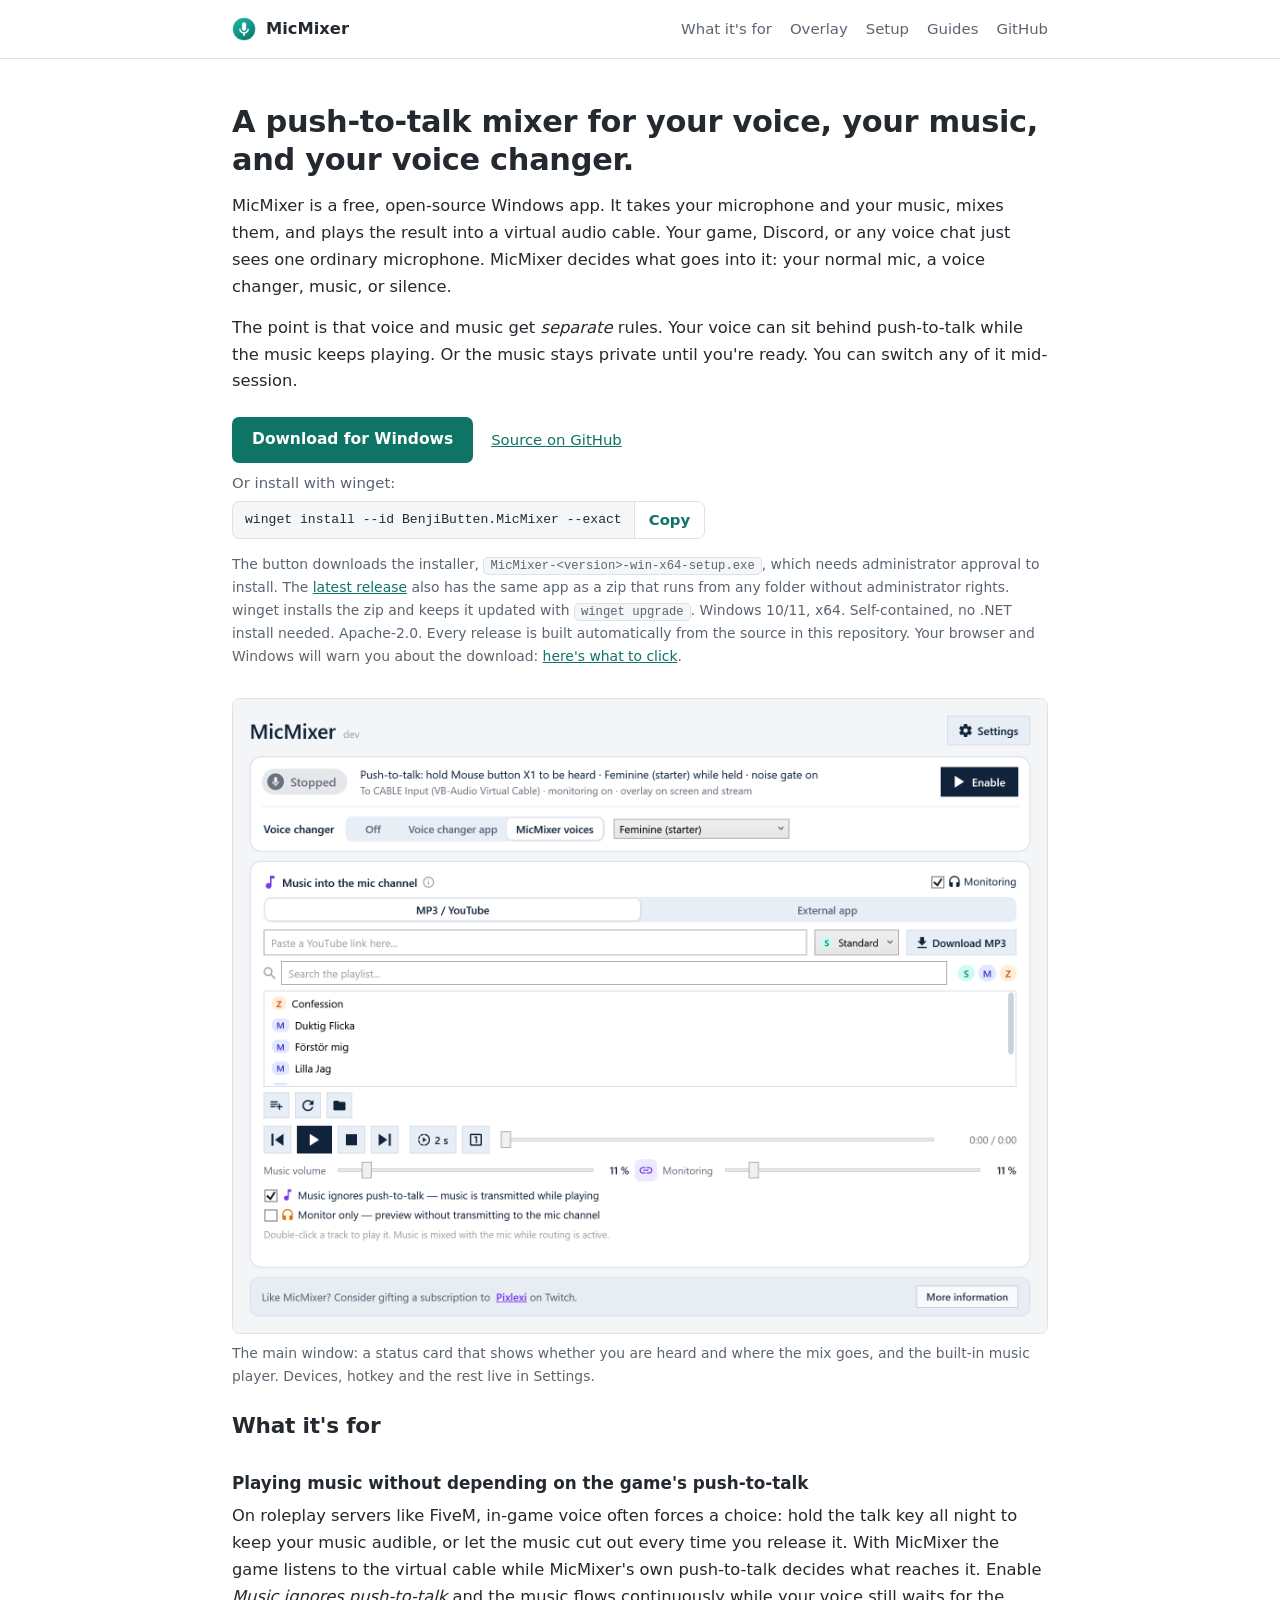
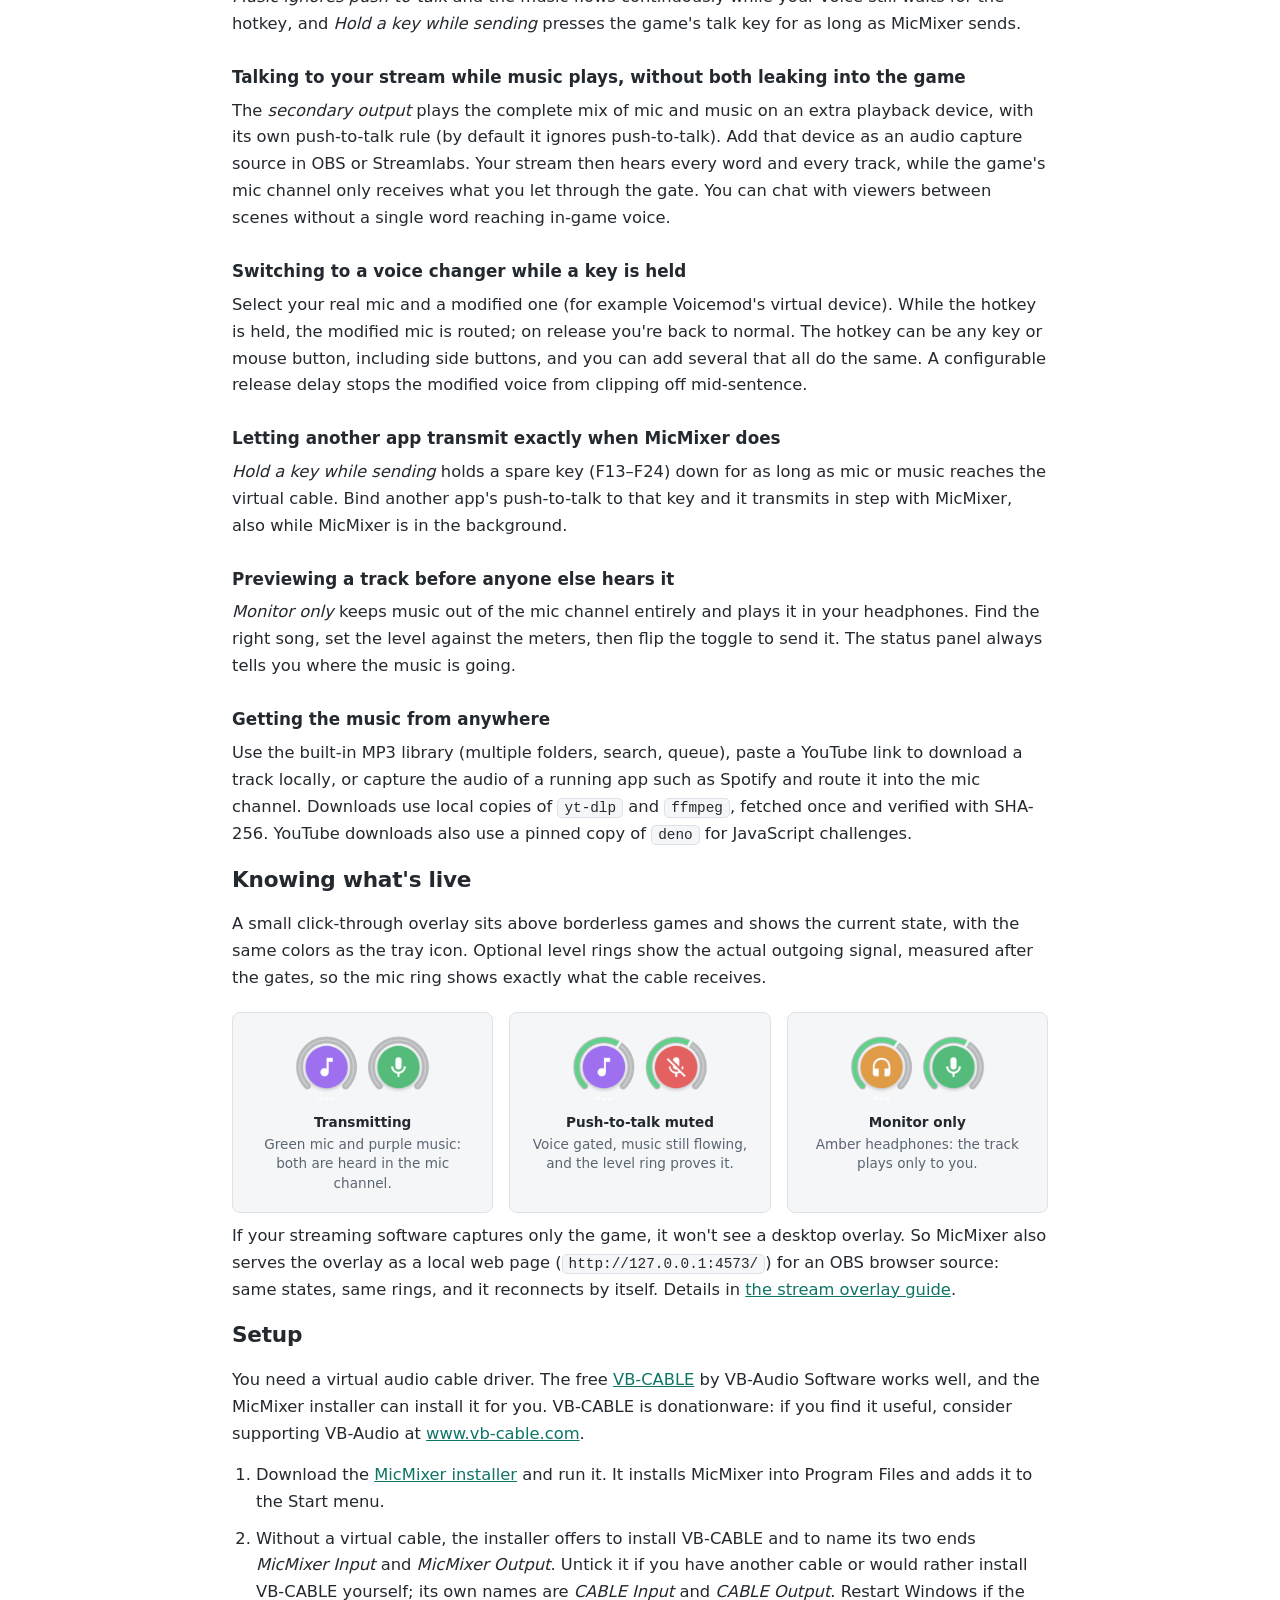
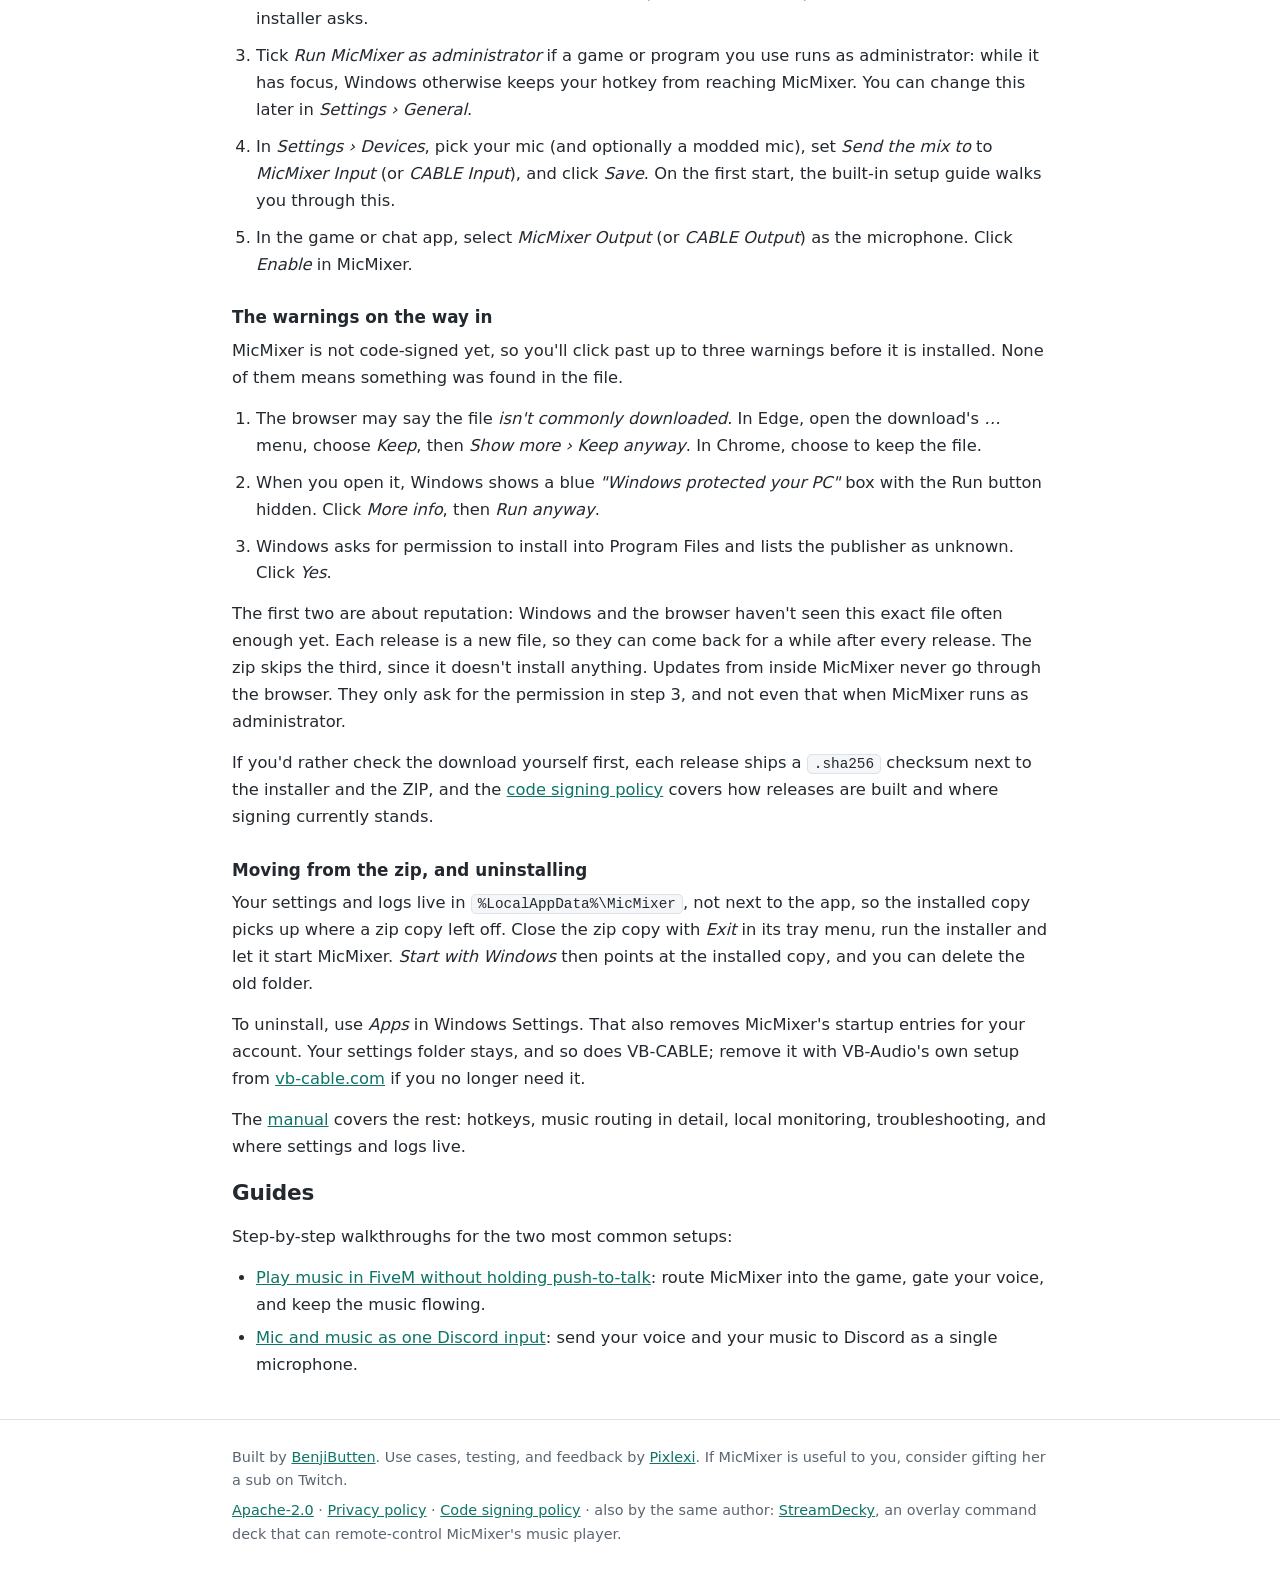
<file: docs/index.html>
<!DOCTYPE html>
<html lang="en">
<head>
<meta charset="utf-8">
<meta name="viewport" content="width=device-width, initial-scale=1">
<title>MicMixer: a push-to-talk mixer for voice, music, and voice changers</title>
<meta name="description" content="MicMixer is a free, open-source push-to-talk mixer for Windows. It gives your microphone, your music, and your voice changer separate rules, and plays the result into one virtual microphone.">
<meta property="og:title" content="MicMixer: a push-to-talk mixer for voice, music, and voice changers">
<meta property="og:description" content="A push-to-talk mixer for Windows: your mic, your music, and your voice changer get separate rules in one virtual microphone.">
<meta property="og:image" content="https://benjibutten.github.io/MicMixer/assets/micmixer-main.png">
<meta property="og:type" content="website">
<link rel="icon" href="assets/icon.png">
<style>
  :root {
    --text: #23292f;
    --muted: #5b6570;
    --line: #dde2e8;
    --bg-soft: #f4f6f8;
    --accent: #159786;
    --accent-dark: #0e7466;
  }
  * { margin: 0; padding: 0; box-sizing: border-box; }
  body {
    color: var(--text);
    background: #ffffff;
    font-family: system-ui, -apple-system, "Segoe UI", sans-serif;
    font-size: 1.02rem;
    line-height: 1.65;
  }
  .wrap { max-width: 860px; margin: 0 auto; padding: 0 22px; }
  img { max-width: 100%; height: auto; display: block; }
  a { color: var(--accent-dark); }
  h1 { font-size: 1.9rem; line-height: 1.25; letter-spacing: -0.01em; }
  h2 { font-size: 1.35rem; margin: 0 0 14px; letter-spacing: -0.01em; }
  h3 { font-size: 1.05rem; margin: 26px 0 6px; }
  p { margin-bottom: 14px; }
  ul { margin: 0 0 14px 24px; }
  li { margin-bottom: 6px; }
  section { padding: 34px 0 8px; }
  code {
    font-family: ui-monospace, "Cascadia Code", Consolas, monospace;
    font-size: 0.88em;
    background: var(--bg-soft);
    border: 1px solid var(--line);
    border-radius: 5px;
    padding: 1px 6px;
  }

  header.top { border-bottom: 1px solid var(--line); }
  .top-inner { display: flex; align-items: center; gap: 10px; min-height: 58px; flex-wrap: wrap; padding-top: 8px; padding-bottom: 8px; }
  .top-inner img { width: 24px; height: 24px; }
  .top-inner .name { font-weight: 600; }
  .top-links { margin-left: auto; display: flex; gap: 18px; align-items: center; font-size: 0.93rem; flex-wrap: wrap; }
  .top-links a { color: var(--muted); text-decoration: none; }
  .top-links a:hover { color: var(--text); text-decoration: underline; }

  .intro { padding-top: 44px; padding-bottom: 10px; }
  .intro h1 { margin-bottom: 14px; }
  .intro .actions { display: flex; align-items: center; gap: 18px; margin: 22px 0 8px; flex-wrap: wrap; }
  .download {
    display: inline-block;
    background: var(--accent-dark);
    color: #fff;
    text-decoration: none;
    font-weight: 600;
    font-size: 0.97rem;
    padding: 10px 20px;
    border-radius: 7px;
  }
  .download:hover { filter: brightness(0.88); }
  .actions .alt { font-size: 0.93rem; }
  .fineprint { color: var(--muted); font-size: 0.87rem; }
  .winget { display: flex; flex-direction: column; align-items: flex-start; gap: 6px; margin: 6px 0 14px; font-size: 0.93rem; }
  .winget-label { color: var(--muted); }
  .winget-command {
    display: inline-flex;
    min-width: 0;
    max-width: 100%;
    border: 1px solid var(--line);
    border-radius: 7px;
    overflow: hidden;
    background: var(--bg-soft);
  }
  .winget-command code {
    min-width: 0;
    overflow-x: auto;
    white-space: nowrap;
    border: 0;
    border-radius: 0;
    background: none;
    padding: 7px 12px;
  }
  .copy {
    flex: none;
    border: 0;
    border-left: 1px solid var(--line);
    background: #fff;
    color: var(--accent-dark);
    font: inherit;
    font-weight: 600;
    padding: 0 14px;
    cursor: pointer;
  }
  .copy:hover { background: var(--bg-soft); }

  figure.shot { margin: 30px 0 10px; }
  figure.shot img { border: 1px solid var(--line); border-radius: 8px; }
  figure.shot figcaption { color: var(--muted); font-size: 0.87rem; margin-top: 8px; }

  .overlay-row { display: grid; grid-template-columns: repeat(3, 1fr); gap: 16px; margin: 20px 0 10px; }
  @media (max-width: 640px) { .overlay-row { grid-template-columns: 1fr; } }
  .overlay-row figure { background: var(--bg-soft); border: 1px solid var(--line); border-radius: 8px; padding: 18px 14px; text-align: center; }
  .overlay-row img { height: 72px; width: auto; margin: 0 auto 10px; }
  .overlay-row figcaption { font-size: 0.85rem; color: var(--muted); line-height: 1.45; }
  .overlay-row figcaption b { color: var(--text); display: block; margin-bottom: 2px; }

  ol.setup { margin: 0 0 14px 24px; }
  ol.setup li { margin-bottom: 10px; }

  footer { border-top: 1px solid var(--line); margin-top: 40px; padding: 26px 0 40px; color: var(--muted); font-size: 0.9rem; }
  footer p { margin-bottom: 6px; }
</style>
</head>
<body>

<header class="top">
  <div class="wrap top-inner">
    <img src="assets/icon.png" alt="" width="64" height="64">
    <span class="name">MicMixer</span>
    <nav class="top-links">
      <a href="#use">What it's for</a>
      <a href="#overlay">Overlay</a>
      <a href="#setup">Setup</a>
      <a href="#guides">Guides</a>
      <a href="https://github.com/benjibutten/MicMixer">GitHub</a>
    </nav>
  </div>
</header>

<div class="wrap intro">
  <h1>A push-to-talk mixer for your voice, your music, and your voice changer.</h1>
  <p>
    MicMixer is a free, open-source Windows app. It takes your microphone and your music,
    mixes them, and plays the result into a virtual audio cable. Your game, Discord, or any
    voice chat just sees one ordinary microphone. MicMixer decides what goes into it:
    your normal mic, a voice changer, music, or silence.
  </p>
  <p>
    The point is that voice and music get <em>separate</em> rules. Your voice can sit behind
    push-to-talk while the music keeps playing. Or the music stays private until you're ready.
    You can switch any of it mid-session.
  </p>
  <div class="actions">
    <a class="download" data-release-download href="https://github.com/benjibutten/MicMixer/releases/latest">Download for Windows</a>
    <a class="alt" href="https://github.com/benjibutten/MicMixer">Source on GitHub</a>
  </div>
  <div class="winget">
    <span class="winget-label">Or install with winget:</span>
    <span class="winget-command">
      <code id="winget-command">winget install --id BenjiButten.MicMixer --exact</code>
      <button type="button" class="copy" data-copy-target="winget-command" aria-label="Copy the winget command">Copy</button>
    </span>
  </div>
  <p class="fineprint">
    The button downloads the installer, <code>MicMixer-&lt;version&gt;-win-x64-setup.exe</code>,
    which needs administrator approval to install.
    The <a href="https://github.com/benjibutten/MicMixer/releases/latest">latest release</a>
    also has the same app as a zip that runs from any folder without administrator rights.
    winget installs the zip and keeps it updated with <code>winget upgrade</code>.
    Windows 10/11, x64. Self-contained, no .NET install needed. Apache-2.0.
    Every release is built automatically from the source in this repository.
    Your browser and Windows will warn you about the download:
    <a href="#first-run">here's what to click</a>.
  </p>

  <figure class="shot">
    <img src="assets/micmixer-main.png" alt="The MicMixer main window" width="1760" height="1370">
    <figcaption>
      The main window: a status card that shows whether you are heard and where the mix
      goes, and the built-in music player. Devices, hotkey and the rest live in Settings.
    </figcaption>
  </figure>
</div>

<section class="wrap" id="use">
  <h2>What it's for</h2>

  <h3>Playing music without depending on the game's push-to-talk</h3>
  <p>
    On roleplay servers like FiveM, in-game voice often forces a choice: hold the talk key all
    night to keep your music audible, or let the music cut out every time you release it.
    With MicMixer the game listens to the virtual cable while MicMixer's own push-to-talk
    decides what reaches it. Enable <em>Music ignores push-to-talk</em> and the music flows
    continuously while your voice still waits for the hotkey, and <em>Hold a key while
    sending</em> presses the game's talk key for as long as MicMixer sends.
  </p>

  <h3>Talking to your stream while music plays, without both leaking into the game</h3>
  <p>
    The <em>secondary output</em> plays the complete mix of mic and music on an extra
    playback device, with its own push-to-talk rule (by default it ignores push-to-talk).
    Add that device as an audio capture source in OBS or Streamlabs. Your stream then hears
    every word and every track, while the game's mic channel only receives what you let
    through the gate. You can chat with viewers between scenes without a single word
    reaching in-game voice.
  </p>

  <h3>Switching to a voice changer while a key is held</h3>
  <p>
    Select your real mic and a modified one (for example Voicemod's virtual device). While
    the hotkey is held, the modified mic is routed; on release you're back to normal. The
    hotkey can be any key or mouse button, including side buttons, and you can add several
    that all do the same. A configurable release delay stops the
    modified voice from clipping off mid-sentence.
  </p>

  <h3>Letting another app transmit exactly when MicMixer does</h3>
  <p>
    <em>Hold a key while sending</em> holds a spare key (F13–F24) down for as long as mic or
    music reaches the virtual cable. Bind another app's push-to-talk to that key and it
    transmits in step with MicMixer, also while MicMixer is in the background.
  </p>

  <h3>Previewing a track before anyone else hears it</h3>
  <p>
    <em>Monitor only</em> keeps music out of the mic channel entirely and plays it in your
    headphones. Find the right song, set the level against the meters, then flip the toggle
    to send it. The status panel always tells you where the music is going.
  </p>

  <h3>Getting the music from anywhere</h3>
  <p>
    Use the built-in MP3 library (multiple folders, search, queue), paste a YouTube link to
    download a track locally, or capture the audio of a running app such as Spotify and
    route it into the mic channel. Downloads use local copies of <code>yt-dlp</code> and
    <code>ffmpeg</code>, fetched once and verified with SHA-256. YouTube downloads also use
    a pinned copy of <code>deno</code> for JavaScript challenges.
  </p>
</section>

<section class="wrap" id="overlay">
  <h2>Knowing what's live</h2>
  <p>
    A small click-through overlay sits above borderless games and shows the current state,
    with the same colors as the tray icon. Optional level rings show the actual outgoing signal,
    measured after the gates, so the mic ring shows exactly what the cable receives.
  </p>
  <div class="overlay-row">
    <figure>
      <img src="assets/overlay-live.png" alt="Purple music circle and green mic circle">
      <figcaption><b>Transmitting</b> Green mic and purple music: both are heard in the mic channel.</figcaption>
    </figure>
    <figure>
      <img src="assets/overlay-muted.png" alt="Purple music circle and red crossed-out mic circle">
      <figcaption><b>Push-to-talk muted</b> Voice gated, music still flowing, and the level ring proves it.</figcaption>
    </figure>
    <figure>
      <img src="assets/overlay-monitor.png" alt="Amber headphones circle and green mic circle">
      <figcaption><b>Monitor only</b> Amber headphones: the track plays only to you.</figcaption>
    </figure>
  </div>
  <p>
    If your streaming software captures only the game, it won't see a desktop overlay.
    So MicMixer also serves the overlay as a local web page
    (<code>http://127.0.0.1:4573/</code>) for an OBS browser source: same states, same
    rings, and it reconnects by itself. Details in
    <a href="guide.html?doc=stream-overlay.md">the stream overlay guide</a>.
  </p>
</section>

<section class="wrap" id="setup">
  <h2>Setup</h2>
  <p>
    You need a virtual audio cable driver. The free <a href="https://vb-audio.com/Cable/">VB-CABLE</a>
    by VB-Audio Software works well, and the MicMixer installer can install it for you.
    VB-CABLE is donationware: if you find it useful, consider supporting VB-Audio at
    <a href="https://vb-audio.com/Cable/">www.vb-cable.com</a>.
  </p>
  <ol class="setup">
    <li>Download the <a data-release-download href="https://github.com/benjibutten/MicMixer/releases/latest">MicMixer installer</a> and run it. It installs MicMixer into Program Files and adds it to the Start menu.</li>
    <li>Without a virtual cable, the installer offers to install VB-CABLE and to name its two ends <em>MicMixer Input</em> and <em>MicMixer Output</em>. Untick it if you have another cable or would rather install VB-CABLE yourself; its own names are <em>CABLE Input</em> and <em>CABLE Output</em>. Restart Windows if the installer asks.</li>
    <li>Tick <em>Run MicMixer as administrator</em> if a game or program you use runs as administrator: while it has focus, Windows otherwise keeps your hotkey from reaching MicMixer. You can change this later in <em>Settings › General</em>.</li>
    <li>In <em>Settings › Devices</em>, pick your mic (and optionally a modded mic), set <em>Send the mix to</em> to <em>MicMixer Input</em> (or <em>CABLE Input</em>), and click <em>Save</em>. On the first start, the built-in setup guide walks you through this.</li>
    <li>In the game or chat app, select <em>MicMixer Output</em> (or <em>CABLE Output</em>) as the microphone. Click <em>Enable</em> in MicMixer.</li>
  </ol>
  <h3 id="first-run">The warnings on the way in</h3>
  <p>
    MicMixer is not code-signed yet, so you'll click past up to three warnings before it
    is installed. None of them means something was found in the file.
  </p>
  <ol class="setup">
    <li>The browser may say the file <em>isn't commonly downloaded</em>. In Edge, open the
      download's <em>…</em> menu, choose <em>Keep</em>, then <em>Show more › Keep anyway</em>.
      In Chrome, choose to keep the file.</li>
    <li>When you open it, Windows shows a blue <em>"Windows protected your PC"</em> box with
      the Run button hidden. Click <em>More info</em>, then <em>Run anyway</em>.</li>
    <li>Windows asks for permission to install into Program Files and lists the publisher
      as unknown. Click <em>Yes</em>.</li>
  </ol>
  <p>
    The first two are about reputation: Windows and the browser haven't seen this exact
    file often enough yet. Each release is a new file, so they can come back for a while
    after every release. The zip skips the third, since it doesn't install anything.
    Updates from inside MicMixer never go through the browser. They only ask for the
    permission in step 3, and not even that when MicMixer runs as administrator.
  </p>
  <p>
    If you'd rather check the download yourself first, each release ships a
    <code>.sha256</code> checksum next to the installer and the ZIP, and the
    <a href="code-signing-policy.html">code signing policy</a> covers how releases are built
    and where signing currently stands.
  </p>

  <h3 id="installed">Moving from the zip, and uninstalling</h3>
  <p>
    Your settings and logs live in <code>%LocalAppData%\MicMixer</code>, not next to the app,
    so the installed copy picks up where a zip copy left off. Close the zip copy with
    <em>Exit</em> in its tray menu, run the installer and let it start MicMixer. <em>Start with Windows</em>
    then points at the installed copy, and you can delete the old folder.
  </p>
  <p>
    To uninstall, use <em>Apps</em> in Windows Settings. That also removes MicMixer's
    startup entries for your account. Your settings folder stays, and so does VB-CABLE;
    remove it with VB-Audio's own setup from <a href="https://vb-audio.com/Cable/">vb-cable.com</a>
    if you no longer need it.
  </p>

  <p>
    The <a href="guide.html?doc=manual.md">manual</a> covers the rest:
    hotkeys, music routing in detail, local monitoring, troubleshooting, and where settings
    and logs live.
  </p>
</section>

<section class="wrap" id="guides">
  <h2>Guides</h2>
  <p>Step-by-step walkthroughs for the two most common setups:</p>
  <ul>
    <li><a href="guide.html?doc=guides/fivem-music-through-mic.md">Play music in FiveM without holding push-to-talk</a>: route MicMixer into the game, gate your voice, and keep the music flowing.</li>
    <li><a href="guide.html?doc=guides/discord-single-input.md">Mic and music as one Discord input</a>: send your voice and your music to Discord as a single microphone.</li>
  </ul>
</section>

<footer>
  <div class="wrap">
    <p>
      Built by <a href="https://github.com/benjibutten">BenjiButten</a>. Use cases, testing,
      and feedback by <a href="https://www.twitch.tv/pixlexi">Pixlexi</a>. If MicMixer is
      useful to you, consider gifting her a sub on Twitch.
    </p>
    <p>
      <a href="https://github.com/benjibutten/MicMixer/blob/main/LICENSE">Apache-2.0</a> ·
      <a href="privacy.html">Privacy policy</a> ·
      <a href="code-signing-policy.html">Code signing policy</a> ·
      also by the same author: <a href="https://benjibutten.github.io/StreamDecky/">StreamDecky</a>,
      an overlay command deck that can remote-control MicMixer's music player.
    </p>
  </div>
</footer>

<script>
  (() => {
    const links = document.querySelectorAll('[data-release-download]');
    const fallbackUrl = 'https://github.com/benjibutten/MicMixer/releases/latest';
    const downloadUrl = fetch('https://api.github.com/repos/benjibutten/MicMixer/releases/latest', {
      headers: { Accept: 'application/vnd.github+json' }
    })
      .then(response => response.ok ? response.json() : Promise.reject())
      .then(release => {
        const assets = release.assets || [];
        // Releases from before the installer only have the zip.
        const download = assets.find(asset =>
          /^MicMixer-\d+\.\d+\.\d+-win-x64-setup\.exe$/i.test(asset.name))
          || assets.find(asset => /^MicMixer-\d+\.\d+\.\d+-win-x64\.zip$/i.test(asset.name));
        return download?.browser_download_url;
      })
      .catch(() => null);

    downloadUrl.then(url => {
      if (!url) return;
      links.forEach(link => {
        link.href = url;
        link.dataset.downloadReady = 'true';
      });
    });

    links.forEach(link => link.addEventListener('click', async event => {
      if (link.dataset.downloadReady === 'true') return;
      event.preventDefault();
      window.location.assign(await downloadUrl || fallbackUrl);
    }));
  })();

  document.querySelectorAll('[data-copy-target]').forEach(button => {
    button.addEventListener('click', async () => {
      const command = document.getElementById(button.dataset.copyTarget);
      try {
        await navigator.clipboard.writeText(command.textContent);
        button.textContent = 'Copied';
      } catch {
        // Without clipboard access, select the command so Ctrl+C copies it.
        window.getSelection().selectAllChildren(command);
        button.textContent = 'Press Ctrl+C';
      }
      setTimeout(() => { button.textContent = 'Copy'; }, 2000);
    });
  });
</script>

</body>
</html>
</file>
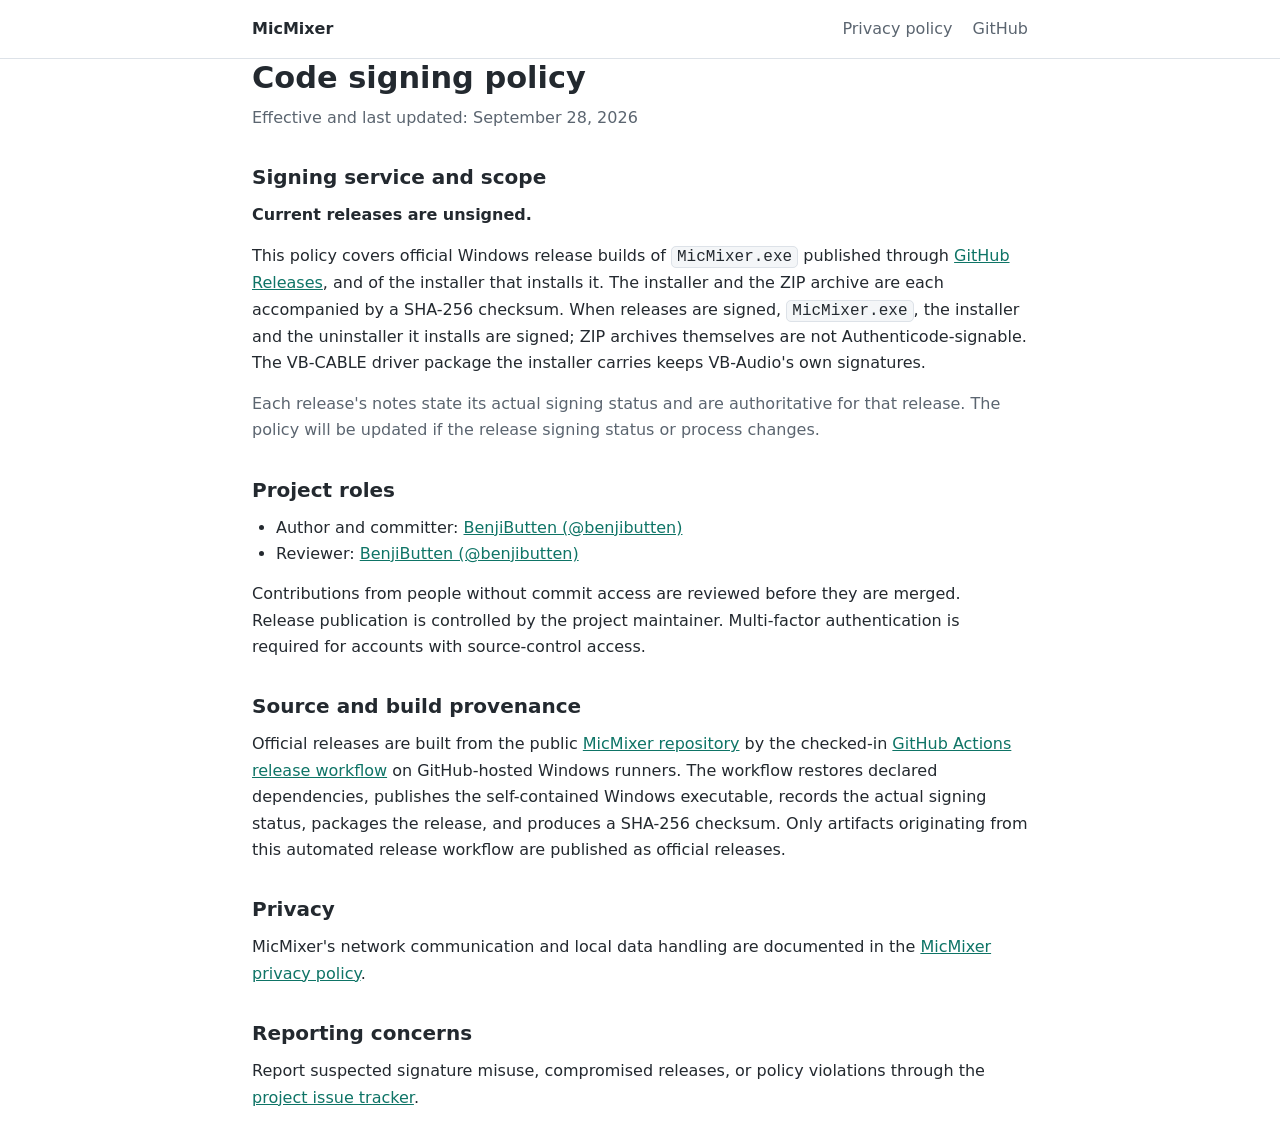
<file: docs/code-signing-policy.html>
<!DOCTYPE html>
<html lang="en">
<head>
<meta charset="utf-8">
<meta name="viewport" content="width=device-width, initial-scale=1">
<title>Code signing policy - MicMixer</title>
<meta name="description" content="Code signing policy for MicMixer Windows release builds.">
<style>
  :root { --text:#23292f; --muted:#5b6570; --line:#dde2e8; --soft:#f4f6f8; --accent:#0e7466; }
  * { box-sizing:border-box; }
  body { margin:0; color:var(--text); background:#fff; font-family:system-ui,-apple-system,"Segoe UI",sans-serif; font-size:1rem; line-height:1.65; }
  .wrap { max-width:820px; margin:0 auto; padding:0 22px; }
  header { border-bottom:1px solid var(--line); }
  header .wrap { min-height:58px; display:flex; align-items:center; gap:20px; }
  header a { color:var(--muted); text-decoration:none; }
  header a:first-child { color:var(--text); font-weight:650; margin-right:auto; }
  main { padding:38px 22px 56px; }
  h1 { font-size:1.9rem; line-height:1.25; margin:0 0 8px; }
  h2 { font-size:1.25rem; margin:30px 0 8px; }
  p, ul { margin:0 0 14px; }
  ul { padding-left:24px; }
  code { background:var(--soft); border:1px solid var(--line); border-radius:5px; padding:1px 5px; }
  a { color:var(--accent); }
  .updated, .status { color:var(--muted); }
</style>
</head>
<body>
<header>
  <nav class="wrap" aria-label="Policy navigation">
    <a href="./">MicMixer</a>
    <a href="privacy.html">Privacy policy</a>
    <a href="https://github.com/benjibutten/MicMixer">GitHub</a>
  </nav>
</header>
<main class="wrap">
  <h1>Code signing policy</h1>
  <p class="updated">Effective and last updated: September 28, 2026</p>

  <h2>Signing service and scope</h2>
  <p><strong>Current releases are unsigned.</strong></p>
  <p>
    This policy covers official Windows release builds of <code>MicMixer.exe</code> published through
    <a href="https://github.com/benjibutten/MicMixer/releases">GitHub Releases</a>, and of the
    installer that installs it. The installer and the ZIP archive are each accompanied by a SHA-256
    checksum. When releases are signed, <code>MicMixer.exe</code>, the installer and the uninstaller
    it installs are signed; ZIP archives themselves are not Authenticode-signable. The VB-CABLE
    driver package the installer carries keeps VB-Audio's own signatures.
  </p>
  <p class="status">
    Each release's notes state its actual signing status and are authoritative for that release.
    The policy will be updated if the release signing status or process changes.
  </p>

  <h2>Project roles</h2>
  <ul>
    <li>Author and committer: <a href="https://github.com/benjibutten">BenjiButten (@benjibutten)</a></li>
    <li>Reviewer: <a href="https://github.com/benjibutten">BenjiButten (@benjibutten)</a></li>
  </ul>
  <p>
    Contributions from people without commit access are reviewed before they are merged.
    Release publication is controlled by the project maintainer. Multi-factor authentication is
    required for accounts with source-control access.
  </p>

  <h2>Source and build provenance</h2>
  <p>
    Official releases are built from the public
    <a href="https://github.com/benjibutten/MicMixer">MicMixer repository</a> by the checked-in
    <a href="https://github.com/benjibutten/MicMixer/blob/main/.github/workflows/release.yml">GitHub Actions release workflow</a>
    on GitHub-hosted Windows runners. The workflow restores declared dependencies, publishes the
    self-contained Windows executable, records the actual signing status, packages the release, and
    produces a SHA-256 checksum. Only artifacts originating from this automated release workflow
    are published as official releases.
  </p>

  <h2>Privacy</h2>
  <p>
    MicMixer's network communication and local data handling are documented in the
    <a href="privacy.html">MicMixer privacy policy</a>.
  </p>

  <h2>Reporting concerns</h2>
  <p>
    Report suspected signature misuse, compromised releases, or policy violations through the
    <a href="https://github.com/benjibutten/MicMixer/issues">project issue tracker</a>.
  </p>
</main>
</body>
</html>
</file>
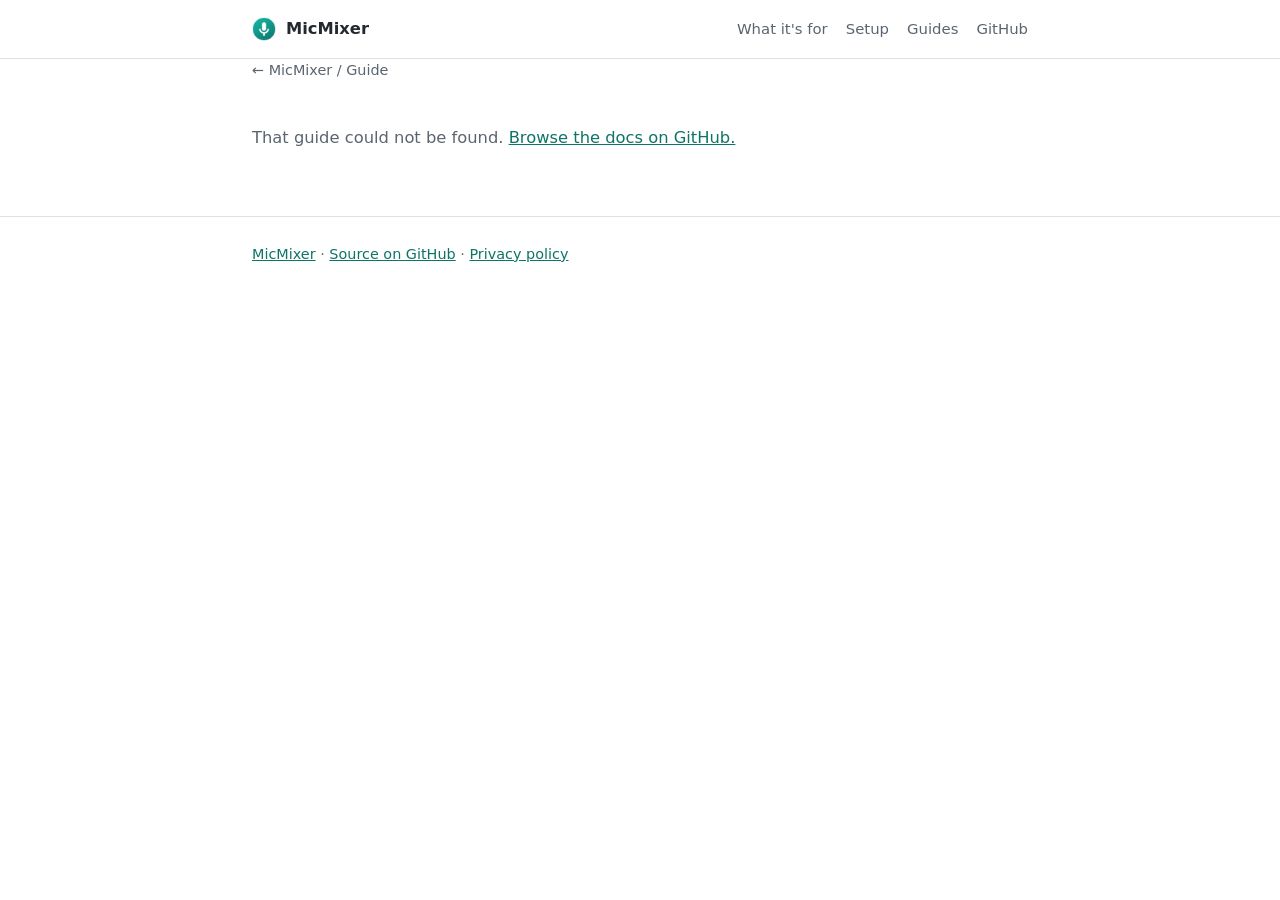
<file: docs/guide.html>
<!DOCTYPE html>
<html lang="en">
<head>
<meta charset="utf-8">
<meta name="viewport" content="width=device-width, initial-scale=1">
<title>Guide — MicMixer</title>
<meta name="description" content="MicMixer setup guides and documentation.">
<link rel="icon" href="assets/icon.png">
<link rel="stylesheet" href="assets/guide.css">
</head>
<body>

<header class="top">
  <div class="wrap top-inner">
    <img src="assets/icon.png" alt="" width="64" height="64">
    <a class="name" href="./">MicMixer</a>
    <nav class="top-links">
      <a href="./#use">What it's for</a>
      <a href="./#setup">Setup</a>
      <a href="./#guides">Guides</a>
      <a href="https://github.com/benjibutten/MicMixer">GitHub</a>
    </nav>
  </div>
</header>

<main class="wrap">
  <p class="crumb"><a href="./#guides">← MicMixer</a> / <span id="crumb-doc">Guide</span></p>
  <article class="doc" id="doc">
    <p class="doc-error">Loading…
      <noscript>This viewer needs JavaScript. You can read the guides directly on
        <a href="https://github.com/benjibutten/MicMixer/tree/main/docs">GitHub</a>.</noscript>
    </p>
  </article>
</main>

<footer>
  <div class="wrap">
    <p>
      <a href="./">MicMixer</a> ·
      <a href="https://github.com/benjibutten/MicMixer">Source on GitHub</a> ·
      <a href="privacy.html">Privacy policy</a>
    </p>
  </div>
</footer>

<script src="assets/marked.min.js"></script>
<script>
  (() => {
    const REPO = 'https://github.com/benjibutten/MicMixer';
    const BLOB = REPO + '/blob/main/';
    const FAKE = 'https://x.invalid';
    const DOCS_ROOT = '/repo/docs/';
    const container = document.getElementById('doc');

    // Which documents this viewer is allowed to load.
    const ALLOWED = new Set([
      'manual.md',
      'guides/fivem-music-through-mic.md',
      'guides/discord-single-input.md',
      'stream-overlay.md',
      'control-api.md',
    ]);

    const showError = (msg) => {
      container.innerHTML = '';
      const p = document.createElement('p');
      p.className = 'doc-error';
      p.append(msg + ' ');
      const a = document.createElement('a');
      a.href = REPO + '/tree/main/docs';
      a.textContent = 'Browse the docs on GitHub.';
      p.append(a);
      container.append(p);
    };

    const params = new URLSearchParams(location.search);
    const doc = params.get('doc') || '';

    if (!ALLOWED.has(doc)) {
      document.title = 'Guide not found — MicMixer';
      showError('That guide could not be found.');
      return;
    }

    const dir = doc.includes('/') ? doc.slice(0, doc.lastIndexOf('/') + 1) : '';
    const baseUrl = FAKE + DOCS_ROOT + dir;

    const rewriteLink = (a) => {
      const href = a.getAttribute('href');
      if (!href || href.startsWith('#')) return;
      let url;
      try { url = new URL(href, baseUrl); } catch { return; }
      if (url.origin !== FAKE) {
        // Absolute external link.
        a.target = '_blank';
        a.rel = 'noopener';
        return;
      }
      const path = url.pathname;
      if (path.startsWith(DOCS_ROOT)) {
        const rel = path.slice(DOCS_ROOT.length);
        if (rel.endsWith('.md')) {
          a.setAttribute('href', 'guide.html?doc=' + encodeURIComponent(rel) + url.hash);
        } else {
          // Another page or asset that lives under docs/ (served as-is on Pages).
          a.setAttribute('href', rel + url.hash);
        }
      } else if (path.startsWith('/repo/')) {
        // A repository file outside docs/ (e.g. the README) — send to GitHub.
        a.setAttribute('href', BLOB + path.slice('/repo/'.length) + url.hash);
        a.target = '_blank';
        a.rel = 'noopener';
      }
    };

    fetch(doc)
      .then((r) => { if (!r.ok) throw new Error(String(r.status)); return r.text(); })
      .then((md) => {
        container.innerHTML = marked.parse(md);
        container.querySelectorAll('a[href]').forEach(rewriteLink);
        container.querySelectorAll('table').forEach((table) => {
          const scroll = document.createElement('div');
          scroll.className = 'table-scroll';
          table.replaceWith(scroll);
          scroll.append(table);
        });
        const h1 = container.querySelector('h1');
        const title = (h1 && h1.textContent.trim()) || 'Guide';
        document.title = title + ' — MicMixer';
        document.getElementById('crumb-doc').textContent = title;
      })
      .catch(() => {
        document.title = 'Guide unavailable — MicMixer';
        showError('This guide could not be loaded.');
      });
  })();
</script>

</body>
</html>
</file>
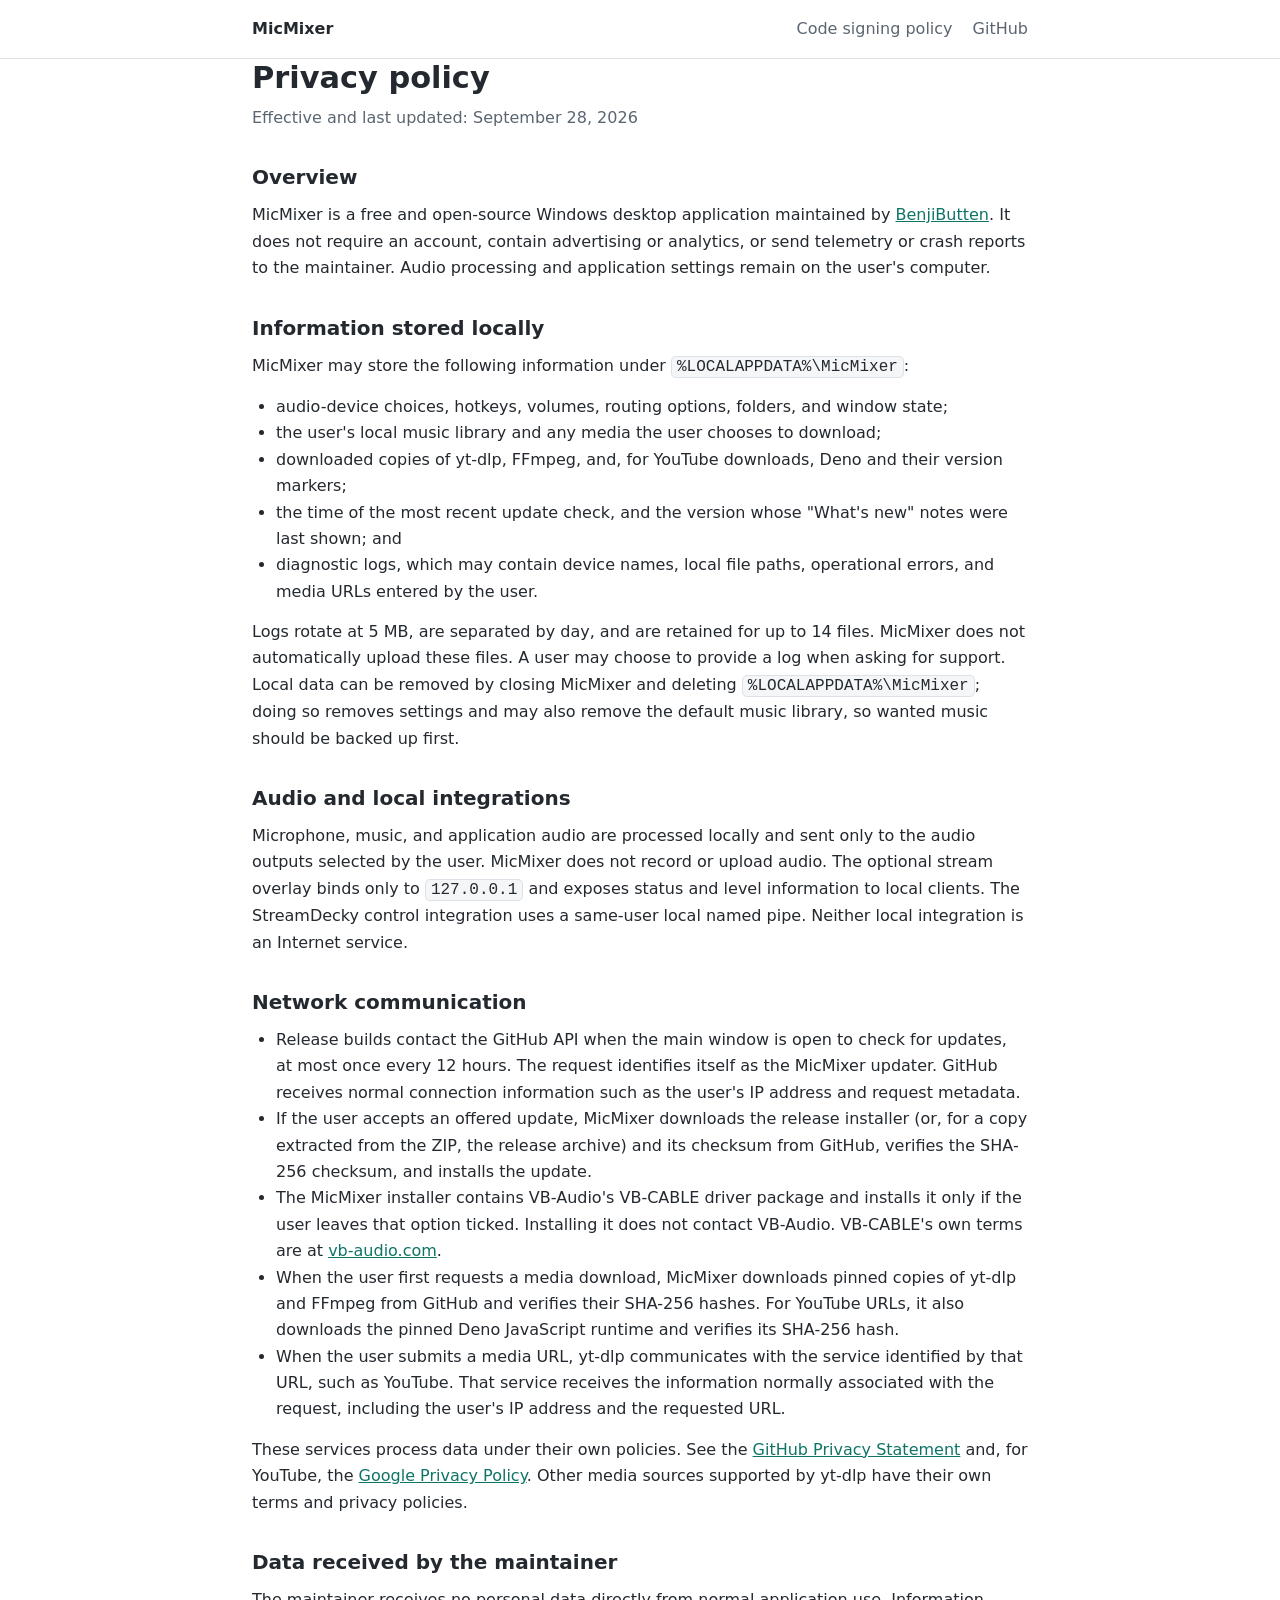
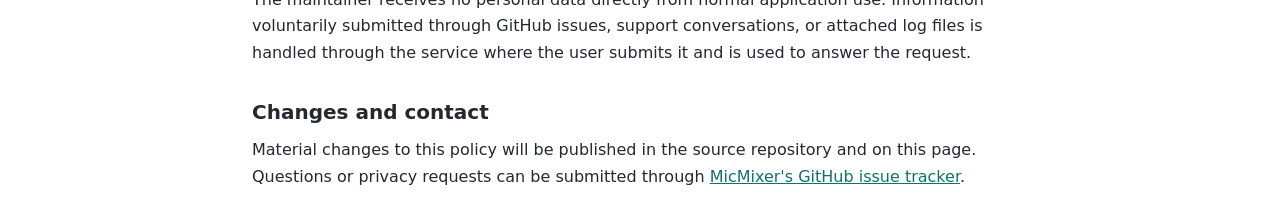
<file: docs/privacy.html>
<!DOCTYPE html>
<html lang="en">
<head>
<meta charset="utf-8">
<meta name="viewport" content="width=device-width, initial-scale=1">
<title>Privacy policy - MicMixer</title>
<meta name="description" content="Privacy policy for the MicMixer Windows application.">
<style>
  :root { --text:#23292f; --muted:#5b6570; --line:#dde2e8; --soft:#f4f6f8; --accent:#0e7466; }
  * { box-sizing:border-box; }
  body { margin:0; color:var(--text); background:#fff; font-family:system-ui,-apple-system,"Segoe UI",sans-serif; font-size:1rem; line-height:1.65; }
  .wrap { max-width:820px; margin:0 auto; padding:0 22px; }
  header { border-bottom:1px solid var(--line); }
  header .wrap { min-height:58px; display:flex; align-items:center; gap:20px; }
  header a { color:var(--muted); text-decoration:none; }
  header a:first-child { color:var(--text); font-weight:650; margin-right:auto; }
  main { padding:38px 22px 56px; }
  h1 { font-size:1.9rem; line-height:1.25; margin:0 0 8px; }
  h2 { font-size:1.25rem; margin:30px 0 8px; }
  p, ul { margin:0 0 14px; }
  ul { padding-left:24px; }
  code { background:var(--soft); border:1px solid var(--line); border-radius:5px; padding:1px 5px; }
  a { color:var(--accent); }
  .updated { color:var(--muted); }
</style>
</head>
<body>
<header>
  <nav class="wrap" aria-label="Policy navigation">
    <a href="./">MicMixer</a>
    <a href="code-signing-policy.html">Code signing policy</a>
    <a href="https://github.com/benjibutten/MicMixer">GitHub</a>
  </nav>
</header>
<main class="wrap">
  <h1>Privacy policy</h1>
  <p class="updated">Effective and last updated: September 28, 2026</p>

  <h2>Overview</h2>
  <p>
    MicMixer is a free and open-source Windows desktop application maintained by
    <a href="https://github.com/benjibutten">BenjiButten</a>. It does not require an
    account, contain advertising or analytics, or send telemetry or crash reports to the
    maintainer. Audio processing and application settings remain on the user's computer.
  </p>

  <h2>Information stored locally</h2>
  <p>MicMixer may store the following information under <code>%LOCALAPPDATA%\MicMixer</code>:</p>
  <ul>
    <li>audio-device choices, hotkeys, volumes, routing options, folders, and window state;</li>
    <li>the user's local music library and any media the user chooses to download;</li>
    <li>downloaded copies of yt-dlp, FFmpeg, and, for YouTube downloads, Deno and their version markers;</li>
    <li>the time of the most recent update check, and the version whose "What's new" notes were last shown; and</li>
    <li>diagnostic logs, which may contain device names, local file paths, operational errors, and media URLs entered by the user.</li>
  </ul>
  <p>
    Logs rotate at 5 MB, are separated by day, and are retained for up to 14 files. MicMixer
    does not automatically upload these files. A user may choose to provide a log when asking
    for support. Local data can be removed by closing MicMixer and deleting
    <code>%LOCALAPPDATA%\MicMixer</code>; doing so removes settings and may also remove the
    default music library, so wanted music should be backed up first.
  </p>

  <h2>Audio and local integrations</h2>
  <p>
    Microphone, music, and application audio are processed locally and sent only to the audio
    outputs selected by the user. MicMixer does not record or upload audio. The optional stream
    overlay binds only to <code>127.0.0.1</code> and exposes status and level information to local
    clients. The StreamDecky control integration uses a same-user local named pipe. Neither local
    integration is an Internet service.
  </p>

  <h2>Network communication</h2>
  <ul>
    <li>
      Release builds contact the GitHub API when the main window is open to check for updates,
      at most once every 12 hours. The request identifies itself as the MicMixer updater. GitHub
      receives normal connection information such as the user's IP address and request metadata.
    </li>
    <li>
      If the user accepts an offered update, MicMixer downloads the release installer (or, for a
      copy extracted from the ZIP, the release archive) and its checksum from GitHub, verifies the
      SHA-256 checksum, and installs the update.
    </li>
    <li>
      The MicMixer installer contains VB-Audio's VB-CABLE driver package and installs it only if
      the user leaves that option ticked. Installing it does not contact VB-Audio. VB-CABLE's own
      terms are at <a href="https://vb-audio.com/Services/licensing.htm">vb-audio.com</a>.
    </li>
    <li>
      When the user first requests a media download, MicMixer downloads pinned copies of yt-dlp
      and FFmpeg from GitHub and verifies their SHA-256 hashes. For YouTube URLs, it also downloads
      the pinned Deno JavaScript runtime and verifies its SHA-256 hash.
    </li>
    <li>
      When the user submits a media URL, yt-dlp communicates with the service identified by that
      URL, such as YouTube. That service receives the information normally associated with the
      request, including the user's IP address and the requested URL.
    </li>
  </ul>
  <p>
    These services process data under their own policies. See the
    <a href="https://docs.github.com/en/site-policy/privacy-policies/github-general-privacy-statement">GitHub Privacy Statement</a>
    and, for YouTube, the <a href="https://policies.google.com/privacy">Google Privacy Policy</a>.
    Other media sources supported by yt-dlp have their own terms and privacy policies.
  </p>

  <h2>Data received by the maintainer</h2>
  <p>
    The maintainer receives no personal data directly from normal application use. Information
    voluntarily submitted through GitHub issues, support conversations, or attached log files is
    handled through the service where the user submits it and is used to answer the request.
  </p>

  <h2>Changes and contact</h2>
  <p>
    Material changes to this policy will be published in the source repository and on this page.
    Questions or privacy requests can be submitted through
    <a href="https://github.com/benjibutten/MicMixer/issues">MicMixer's GitHub issue tracker</a>.
  </p>
</main>
</body>
</html>
</file>
<file: docs/assets/guide.css>
:root {
  --text: #23292f;
  --muted: #5b6570;
  --line: #dde2e8;
  --bg-soft: #f4f6f8;
  --accent: #159786;
  --accent-dark: #0e7466;
}
* { margin: 0; padding: 0; box-sizing: border-box; }
body {
  color: var(--text);
  background: #ffffff;
  font-family: system-ui, -apple-system, "Segoe UI", sans-serif;
  font-size: 1.02rem;
  line-height: 1.65;
}
.wrap { max-width: 820px; margin: 0 auto; padding: 0 22px; }
img { max-width: 100%; height: auto; display: block; }
a { color: var(--accent-dark); }

/* Top bar — mirrors index.html */
header.top { border-bottom: 1px solid var(--line); }
.top-inner { display: flex; align-items: center; gap: 10px; min-height: 58px; flex-wrap: wrap; padding-top: 8px; padding-bottom: 8px; }
.top-inner img { width: 24px; height: 24px; }
.top-inner .name { font-weight: 600; color: var(--text); text-decoration: none; }
.top-links { margin-left: auto; display: flex; gap: 18px; align-items: center; font-size: 0.93rem; flex-wrap: wrap; }
.top-links a { color: var(--muted); text-decoration: none; }
.top-links a:hover { color: var(--text); text-decoration: underline; }

/* Article */
main { padding: 40px 0 8px; }
.crumb { font-size: 0.9rem; color: var(--muted); margin-bottom: 22px; }
.crumb a { color: var(--muted); text-decoration: none; }
.crumb a:hover { color: var(--text); text-decoration: underline; }

.doc h1 { font-size: 1.9rem; line-height: 1.25; letter-spacing: -0.01em; margin: 0 0 18px; }
.doc h2 { font-size: 1.35rem; margin: 34px 0 12px; letter-spacing: -0.01em; }
.doc h3 { font-size: 1.08rem; margin: 26px 0 6px; }
.doc p { margin: 0 0 14px; }
.doc ul, .doc ol { margin: 0 0 14px 24px; }
.doc li { margin-bottom: 6px; }
.doc li > ul, .doc li > ol { margin-top: 6px; margin-bottom: 0; }
.doc strong { font-weight: 650; }

.doc a { color: var(--accent-dark); }
.doc a:hover { text-decoration: none; }

.doc code {
  font-family: ui-monospace, "Cascadia Code", Consolas, monospace;
  font-size: 0.88em;
  background: var(--bg-soft);
  border: 1px solid var(--line);
  border-radius: 5px;
  padding: 1px 6px;
}
.doc pre {
  background: var(--bg-soft);
  border: 1px solid var(--line);
  border-radius: 8px;
  padding: 14px 16px;
  overflow-x: auto;
  margin: 0 0 16px;
}
.doc pre code { background: none; border: 0; padding: 0; font-size: 0.86em; }

.doc kbd {
  font-family: ui-monospace, "Cascadia Code", Consolas, monospace;
  font-size: 0.82em;
  background: #fff;
  border: 1px solid var(--line);
  border-bottom-width: 2px;
  border-radius: 5px;
  padding: 1px 6px;
  box-shadow: 0 1px 0 rgba(0,0,0,0.04);
}

.doc blockquote {
  margin: 0 0 16px;
  padding: 12px 18px;
  border-left: 4px solid var(--accent);
  background: var(--bg-soft);
  border-radius: 0 8px 8px 0;
  color: var(--text);
}
.doc blockquote p:last-child { margin-bottom: 0; }

.doc .table-scroll { overflow-x: auto; margin: 0 0 16px; }
.doc table { border-collapse: collapse; width: 100%; font-size: 0.95rem; }
.doc th, .doc td { border: 1px solid var(--line); padding: 8px 12px; text-align: left; vertical-align: top; }
.doc th { background: var(--bg-soft); font-weight: 600; }

.doc hr { border: 0; border-top: 1px solid var(--line); margin: 28px 0; }

.doc-error { padding: 20px 0; color: var(--muted); }

footer { border-top: 1px solid var(--line); margin-top: 44px; padding: 26px 0 40px; color: var(--muted); font-size: 0.9rem; }
footer p { margin-bottom: 6px; }
footer a { color: var(--accent-dark); }
</file>
